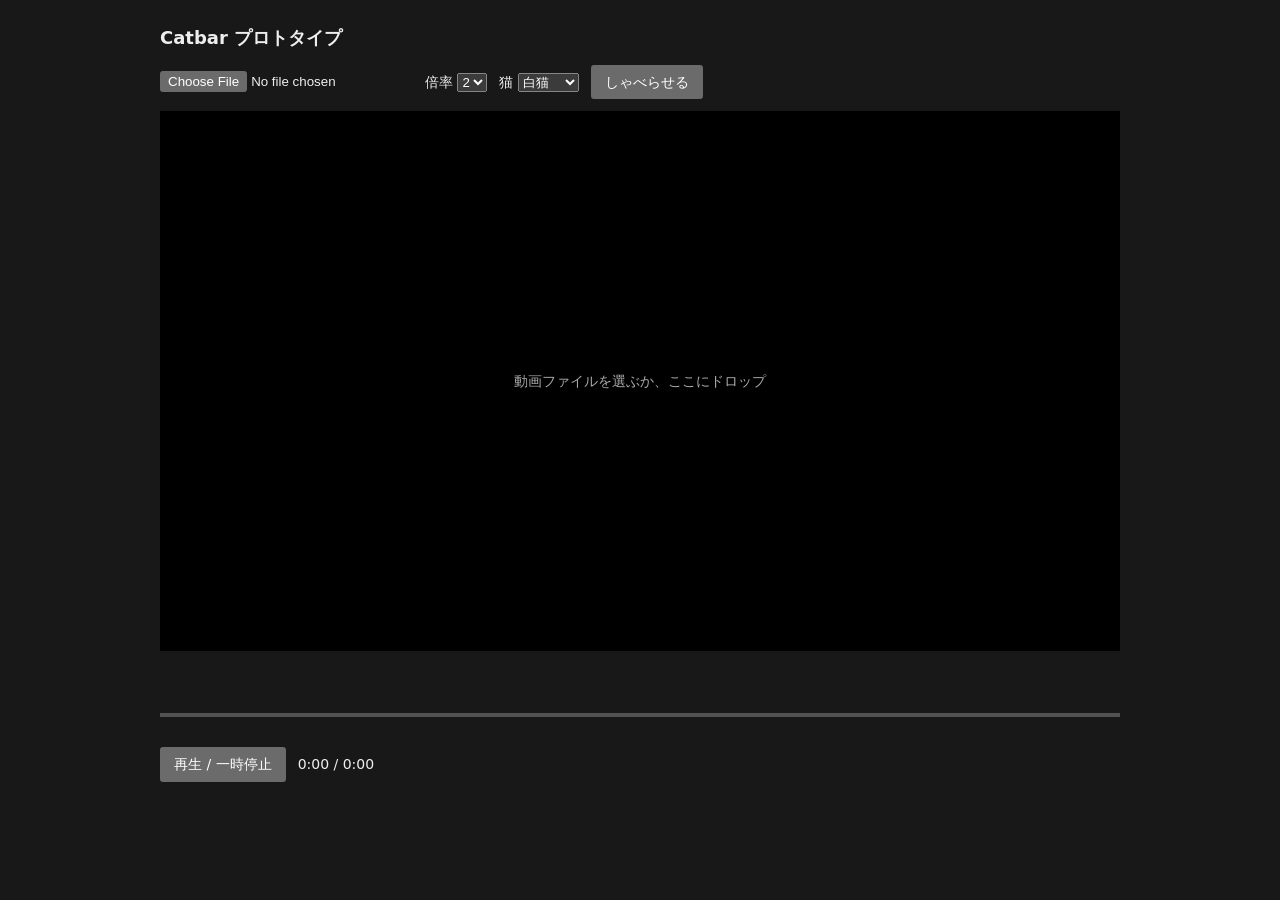
<file: prototype/index.html>
<!doctype html>
<html lang="ja">
<head>
  <meta charset="utf-8">
  <meta name="viewport" content="width=device-width, initial-scale=1">
  <title>Catbar プロトタイプ</title>
  <link rel="stylesheet" href="../src/catbar.css">
  <style>
    :root { color-scheme: dark; }
    body { margin: 0; padding: 24px 16px; background: #181818; color: #eee; font: 14px/1.6 system-ui, sans-serif; }
    main { max-width: 960px; margin: 0 auto; }
    h1 { font-size: 18px; margin: 0 0 12px; }
    .toolbar { display: flex; flex-wrap: wrap; gap: 12px; align-items: center; margin-bottom: 12px; }
    .player { position: relative; background: #000; aspect-ratio: 16 / 9; }
    .player video { width: 100%; height: 100%; display: block; }
    .drop[hidden] { display: none; }
    .drop { position: absolute; inset: 0; display: grid; place-items: center; color: #aaa; pointer-events: none; }
    /* 標準バー代わりの細い線と、取り付け先 */
    .bar-area { position: relative; margin: 56px 0 24px; height: 16px; }
    .native-bar { position: absolute; left: 0; right: 0; top: 6px; height: 4px; background: rgba(255,255,255,.25); }
    .controls { display: flex; gap: 12px; align-items: center; }
    button { font: inherit; padding: 4px 12px; }
  </style>
</head>
<body>
<main>
  <h1>Catbar プロトタイプ</h1>
  <div class="toolbar">
    <input type="file" id="file" accept="video/*">
    <label>倍率
      <select id="scale"><option>1</option><option selected>2</option><option>3</option></select>
    </label>
    <label>猫
      <select id="breed"><option value="white">白猫</option><option value="black">黒猫</option><option value="hachiware">八割れ</option></select>
    </label>
    <button id="say" type="button">しゃべらせる</button>
  </div>
  <div class="player" id="player">
    <video id="video" playsinline></video>
    <div class="drop" id="drop">動画ファイルを選ぶか、ここにドロップ</div>
  </div>
  <div class="bar-area" id="barArea"><div class="native-bar"></div></div>
  <div class="controls">
    <button id="toggle">再生 / 一時停止</button>
    <span id="time">0:00 / 0:00</span>
  </div>
</main>
<script src="../src/geometry.js"></script>
<script src="../src/lines.js"></script>
<script src="../src/catbar.js"></script>
<script>
  const { CatBar, geometry: G } = CSB;
  const video = document.getElementById('video');
  const barArea = document.getElementById('barArea');

  // ローカル再生用の最小アダプター
  const adapter = {
    name: 'local',
    barCenterY: (c) => c.clientHeight / 2,
    hideNativeBar: () => barArea.classList.add('csb-hide-native'),
    showNativeBar: () => barArea.classList.remove('csb-hide-native'),
    isLive: (v) => !Number.isFinite(v.duration),
    isAdPlaying: () => false,
  };

  const bar = new CatBar({
    adapter,
    assetUrl: (path) => `../assets/${path}`,
    scale: Number(document.getElementById('scale').value),
  });
  bar.mount(barArea, video);
  window.catBar = bar;

  function load(src) {
    video.src = src;
    document.getElementById('drop').hidden = true;
  }
  document.getElementById('file').addEventListener('change', (e) => {
    const f = e.target.files[0];
    if (f) load(URL.createObjectURL(f));
  });
  const player = document.getElementById('player');
  player.addEventListener('dragover', (e) => e.preventDefault());
  player.addEventListener('drop', (e) => {
    e.preventDefault();
    const f = e.dataTransfer.files[0];
    if (f) load(URL.createObjectURL(f));
  });
  const qs = new URLSearchParams(location.search).get('src');
  if (qs) load(qs);

  document.getElementById('scale').addEventListener('change', (e) => bar.setScale(Number(e.target.value)));
  document.getElementById('breed').addEventListener('change', (e) => bar.setBreed(e.target.value));
  document.getElementById('say').addEventListener('click', () => bar.say());
  const toggle = () => (video.paused ? video.play() : video.pause());
  document.getElementById('toggle').addEventListener('click', toggle);
  video.addEventListener('click', toggle);
  // キーボード操作（スペースで再生/停止、矢印キーで5秒移動）
  document.addEventListener('keydown', (e) => {
    if (e.target.closest('input, select')) return;
    if (e.code === 'Space') { e.preventDefault(); toggle(); }
    if (e.code === 'ArrowRight') video.currentTime += 5;
    if (e.code === 'ArrowLeft') video.currentTime -= 5;
  });
  video.addEventListener('timeupdate', () => {
    document.getElementById('time').textContent = `${G.formatTime(video.currentTime)} / ${G.formatTime(video.duration)}`;
  });
</script>
</body>
</html>
</file>
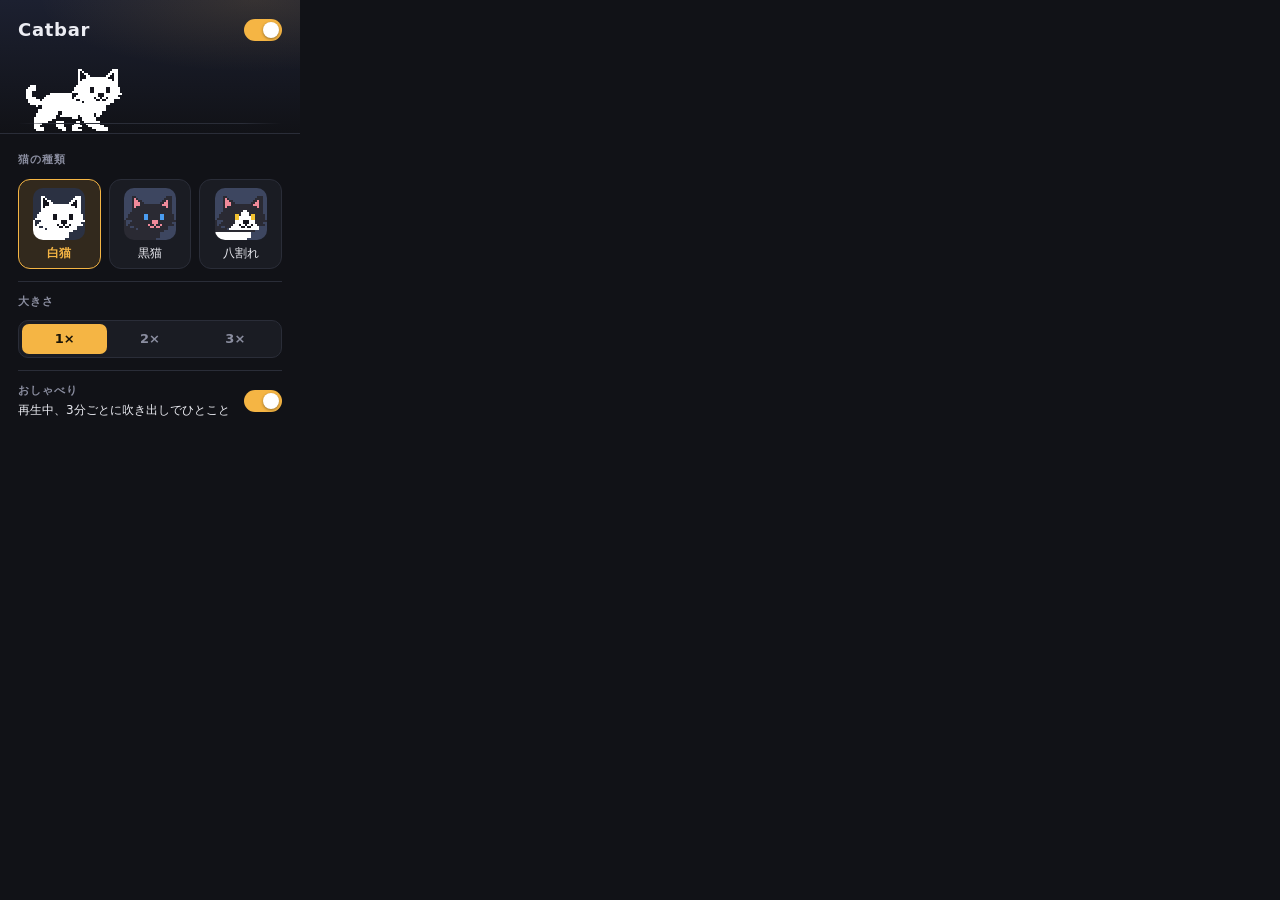
<file: popup/popup.html>
<!doctype html>
<html lang="ja">
<head>
  <meta charset="utf-8">
  <title>Catbar</title>
  <link rel="stylesheet" href="popup.css">
</head>
<body>
  <header class="hero">
    <div class="hero-top">
      <h1>Catbar</h1>
      <label class="switch" title="有効にする">
        <input type="checkbox" id="enabled" aria-label="有効にする">
        <span class="track"><span class="thumb"></span></span>
      </label>
    </div>
    <div class="stage" aria-hidden="true">
      <div class="cat" id="previewCat">
        <div class="cat-body"></div>
        <div class="cat-lower"></div>
        <div class="cat-upper"></div>
      </div>
      <div class="floor"></div>
    </div>
  </header>

  <main id="settings">
    <section>
      <h2>猫の種類</h2>
      <div class="breeds" role="radiogroup" aria-label="猫の種類">
        <label class="breed">
          <input type="radio" name="breed" value="white">
          <span class="face" data-breed="white"></span>
          <span class="breed-name">白猫</span>
        </label>
        <label class="breed">
          <input type="radio" name="breed" value="black">
          <span class="face" data-breed="black"></span>
          <span class="breed-name">黒猫</span>
        </label>
        <label class="breed">
          <input type="radio" name="breed" value="hachiware">
          <span class="face" data-breed="hachiware"></span>
          <span class="breed-name">八割れ</span>
        </label>
      </div>
    </section>

    <section>
      <h2>大きさ</h2>
      <div class="segmented" role="radiogroup" aria-label="大きさ">
        <label><input type="radio" name="scale" value="1"><span>1×</span></label>
        <label><input type="radio" name="scale" value="2"><span>2×</span></label>
        <label><input type="radio" name="scale" value="3"><span>3×</span></label>
      </div>
    </section>

    <section class="row">
      <div>
        <h2>おしゃべり</h2>
        <p>再生中、3分ごとに吹き出しでひとこと</p>
      </div>
      <label class="switch">
        <input type="checkbox" id="talk" aria-label="3分ごとにしゃべる">
        <span class="track"><span class="thumb"></span></span>
      </label>
    </section>
  </main>

  <footer><span id="version"></span></footer>
  <script src="popup.js"></script>
</body>
</html>
</file>
<file: src/catbar.css>
/* Catbar: 猫の見た目 */
.csb-root {
  position: absolute;
  left: 0;
  width: 100%;
  z-index: 60;
  pointer-events: none;
  filter: drop-shadow(0 0 1px rgba(0, 0, 0, 0.75));
}
.csb-root[hidden] { display: none !important; }

.csb-root > div,
.csb-upper > div {
  position: absolute;
  image-rendering: pixelated;
  background-repeat: no-repeat;
  background-size: 100% 100%;
}

.csb-hit { pointer-events: auto; cursor: pointer; }
.csb-upper { will-change: transform; }
.csb-grab { pointer-events: auto; cursor: grab; }
.csb-root[data-face="wide"] .csb-grab,
.csb-root[data-face="wide"] .csb-hit { cursor: grabbing; }

.csb-lower { background-image: var(--csb-img-lower); }
.csb-body {
  background-image: var(--csb-img-body);
  background-repeat: repeat-x !important;
  background-position: left top;
}
.csb-root[data-face="normal"] .csb-upper { background-image: var(--csb-img-normal); }
.csb-root[data-face="wide"] .csb-upper { background-image: var(--csb-img-wide); }
.csb-root[data-face="closed"] .csb-upper { background-image: var(--csb-img-closed); }

/* バーの全体（未読み込みを含む）と、読み込み済みの範囲 */
.csb-root > .csb-track,
.csb-root > .csb-buffer {
  border-radius: 999px;
  image-rendering: auto;
}
/* 明るい動画の上でも見えるよう、線には薄い暗い縁を付ける */
.csb-track {
  background: rgba(255, 255, 255, 0.28);
  box-shadow: 0 0 0 1px rgba(0, 0, 0, 0.45);
}
.csb-buffer { background: rgba(255, 255, 255, 0.5); }

/* 一時停止中の Zzz */
.csb-zzz {
  background-image: var(--csb-img-zzz);
  display: none;
  animation: csb-float 1.6s steps(4) infinite;
}
.csb-root[data-face="closed"] .csb-zzz { display: block; }
@keyframes csb-float {
  0%, 100% { translate: 0 0; }
  50% { translate: 0 calc(-2px * var(--csb-n, 1)); }
}

/* 黒い部分がある猫は、暗い動画でも見えるよう明るい縁取りにする */
.csb-root[data-breed="black"],
.csb-root[data-breed="hachiware"] {
  filter: drop-shadow(0 0 1px rgba(255, 255, 255, 0.8));
}

/* 3分ごとのセリフの吹き出し（根元は頭の右上。右端に近いときは左上に回る） */
.csb-root .csb-upper > .csb-bubble {
  top: auto;
  width: max-content;
  max-width: 220px;
  padding: 4px 8px;
  border: 2px solid #14141c;
  border-radius: 8px 8px 8px 0;
  background: #fff;
  color: #14141c;
  font: 600 12px/1.45 "Hiragino Maru Gothic ProN", "BIZ UDPGothic", "Yu Gothic UI", Meiryo, sans-serif;
  white-space: normal;
  image-rendering: auto;
  animation: csb-pop 0.18s steps(3);
}
.csb-root .csb-upper > .csb-bubble.csb-bubble-flip {
  border-radius: 8px 8px 0 8px;
}
.csb-root .csb-upper > .csb-bubble[hidden] { display: none; }
.csb-bubble::after {
  content: "";
  position: absolute;
  left: -2px;
  bottom: -8px;
  border-style: solid;
  border-width: 8px 8px 0 0;
  border-color: #14141c transparent transparent transparent;
}
.csb-bubble.csb-bubble-flip::after {
  left: auto;
  right: -2px;
  border-width: 8px 0 0 8px;
  border-color: #14141c transparent transparent transparent;
}
@keyframes csb-pop {
  from { opacity: 0; translate: 0 4px; }
  to { opacity: 1; translate: 0 0; }
}

/* 時刻表示 */
.csb-label {
  left: 0;
  top: -6px;
  translate: 0 -100%;
  padding: 2px 6px;
  border-radius: 3px;
  background: rgba(28, 28, 28, 0.9);
  color: #fff;
  font: 500 12px/1.4 Roboto, Arial, sans-serif;
  white-space: nowrap;
  image-rendering: auto;
}
.csb-label[hidden] { display: none; }

/* ===== 標準バーを隠す（アダプターがクラスを付け外しする） ===== */

/* 取り付け先の中の、猫以外の要素（標準バー）を透明にする。要素は残すのでレイアウトは崩れない */
.csb-hide-native > :not(.csb-root) {
  opacity: 0 !important;
}

/* YouTube: 標準バーのホバー時刻・サムネイルは位置の対応が猫とずれるため隠す */
.html5-video-player.csb-player-active .ytp-tooltip.ytp-preview,
.html5-video-player.csb-player-active .ytp-tooltip.ytp-bottom {
  display: none !important;
}
</file>
<file: popup/popup.css>
:root {
  --bg: #111217;
  --surface: #1a1c23;
  --surface-hover: #21242d;
  --line: #2a2d38;
  --text: #ecedf3;
  --muted: #8b8ea0;
  --accent: #f5b544;
  --accent-soft: rgba(245, 181, 68, 0.14);
  --radius: 12px;
  color-scheme: dark;
}

@property --stretch {
  syntax: "<length>";
  inherits: true;
  initial-value: 0px;
}

* { box-sizing: border-box; }

body {
  margin: 0;
  width: 300px;
  background: var(--bg);
  color: var(--text);
  font: 13px/1.5 system-ui, "Yu Gothic UI", "Hiragino Sans", Meiryo, sans-serif;
  -webkit-font-smoothing: antialiased;
}

/* ===== ヘッダー（猫のプレビュー） ===== */
.hero {
  padding: 16px 18px 0;
  background:
    radial-gradient(120% 90% at 85% 0%, rgba(245, 181, 68, 0.12), transparent 60%),
    linear-gradient(180deg, #1c2030, var(--bg));
  border-bottom: 1px solid var(--line);
}
.hero-top {
  display: flex;
  align-items: center;
  justify-content: space-between;
}
h1 {
  margin: 0;
  font-size: 18px;
  font-weight: 700;
  letter-spacing: 0.04em;
}

.stage {
  position: relative;
  height: 84px;
  margin-top: 6px;
  overflow: hidden;
}
.floor {
  position: absolute;
  left: 0;
  right: 0;
  bottom: 9px;
  height: 1px;
  background: linear-gradient(90deg, transparent, var(--line) 15%, var(--line) 85%, transparent);
}

/* 素材 40px を2倍で表示。胴体が伸び縮みする */
.cat {
  --img-lower: url("../assets/white/cat-lower.png");
  --img-body: url("../assets/white/cat-body-tile.png");
  --img-upper: url("../assets/white/cat-upper-normal.png");
  position: absolute;
  left: 8px;
  bottom: 0;
  width: 248px;
  height: 80px;
  animation: stretch 4.8s steps(20) infinite alternate;
}
.cat > div {
  position: absolute;
  top: 0;
  height: 80px;
  image-rendering: pixelated;
  background-repeat: no-repeat;
  background-size: 100% 100%;
}
.cat-lower { left: 0; width: 40px; background-image: var(--img-lower); }
.cat-body {
  left: 38px;
  width: calc(4px + var(--stretch));
  background-image: var(--img-body);
  background-repeat: repeat-x !important;
  background-size: 8px 80px !important;
}
.cat-upper {
  left: 24px;
  width: 80px;
  transform: translateX(var(--stretch));
  background-image: var(--img-upper);
}
@keyframes stretch {
  from { --stretch: 16px; }
  to { --stretch: 136px; }
}

/* 無効のときは寝ている */
body.off .cat { animation-play-state: paused; filter: saturate(0.6) brightness(0.8); }

/* ===== 設定 ===== */
main {
  padding: 6px 18px 4px;
  transition: opacity 0.2s;
}
body.off main { opacity: 0.4; pointer-events: none; }

section { padding: 12px 0; }
section + section { border-top: 1px solid var(--line); }

h2 {
  margin: 0 0 10px;
  color: var(--muted);
  font-size: 11px;
  font-weight: 600;
  letter-spacing: 0.08em;
}
.row {
  display: flex;
  align-items: center;
  justify-content: space-between;
  gap: 12px;
}
.row h2 { margin-bottom: 2px; }
.row p { margin: 0; color: var(--text); font-size: 12px; }

input[type="radio"] {
  position: absolute;
  opacity: 0;
  pointer-events: none;
}

/* 猫の種類 */
.breeds {
  display: grid;
  grid-template-columns: repeat(3, 1fr);
  gap: 8px;
}
.breed {
  display: flex;
  flex-direction: column;
  align-items: center;
  gap: 4px;
  padding: 8px 0 6px;
  border: 1px solid var(--line);
  border-radius: var(--radius);
  background: var(--surface);
  cursor: pointer;
  transition: border-color 0.15s, background 0.15s, transform 0.15s;
}
.breed:hover { background: var(--surface-hover); }
.breed:active { transform: scale(0.97); }
.breed:has(input:checked) {
  border-color: var(--accent);
  background: var(--accent-soft);
}
.breed:has(input:focus-visible) { outline: 2px solid var(--accent); outline-offset: 2px; }
.face {
  width: 52px;
  height: 52px;
  border-radius: 10px;
  background-color: #2b3142;
  background-repeat: no-repeat;
  background-size: 80px 80px;
  background-position: -20px -8px;
  image-rendering: pixelated;
}
.face[data-breed="white"] { background-image: url("../assets/white/cat-upper-normal.png"); }
.face[data-breed="black"] { background-image: url("../assets/black/cat-upper-normal.png"); background-color: #3d4660; }
.face[data-breed="hachiware"] { background-image: url("../assets/hachiware/cat-upper-normal.png"); background-color: #3d4660; }
.breed-name { font-size: 12px; }
.breed:has(input:checked) .breed-name { color: var(--accent); font-weight: 600; }

/* 大きさ */
.segmented {
  display: grid;
  grid-template-columns: repeat(3, 1fr);
  padding: 3px;
  border: 1px solid var(--line);
  border-radius: 10px;
  background: var(--surface);
}
.segmented label { position: relative; cursor: pointer; }
.segmented span {
  display: block;
  padding: 5px 0;
  border-radius: 7px;
  text-align: center;
  font-weight: 600;
  color: var(--muted);
  transition: background 0.15s, color 0.15s;
}
.segmented label:hover span { color: var(--text); }
.segmented input:checked + span { background: var(--accent); color: #1a1408; }
.segmented input:focus-visible + span { outline: 2px solid var(--accent); outline-offset: 1px; }

/* スイッチ */
.switch { position: relative; display: inline-flex; flex: none; cursor: pointer; }
.switch input { position: absolute; opacity: 0; width: 100%; height: 100%; margin: 0; cursor: pointer; }
.track {
  width: 38px;
  height: 22px;
  padding: 3px;
  border-radius: 999px;
  background: #383c4a;
  transition: background 0.2s;
}
.thumb {
  display: block;
  width: 16px;
  height: 16px;
  border-radius: 50%;
  background: #fff;
  box-shadow: 0 1px 3px rgba(0, 0, 0, 0.4);
  transition: transform 0.2s;
}
.switch input:checked + .track { background: var(--accent); }
.switch input:checked + .track .thumb { transform: translateX(16px); }
.switch input:focus-visible + .track { outline: 2px solid var(--accent); outline-offset: 2px; }

footer {
  padding: 4px 18px 12px;
  color: #5d6072;
  font-size: 11px;
  text-align: right;
}

@media (prefers-reduced-motion: reduce) {
  .cat { animation: none; --stretch: 96px; }
  * { transition: none !important; }
}
</file>
